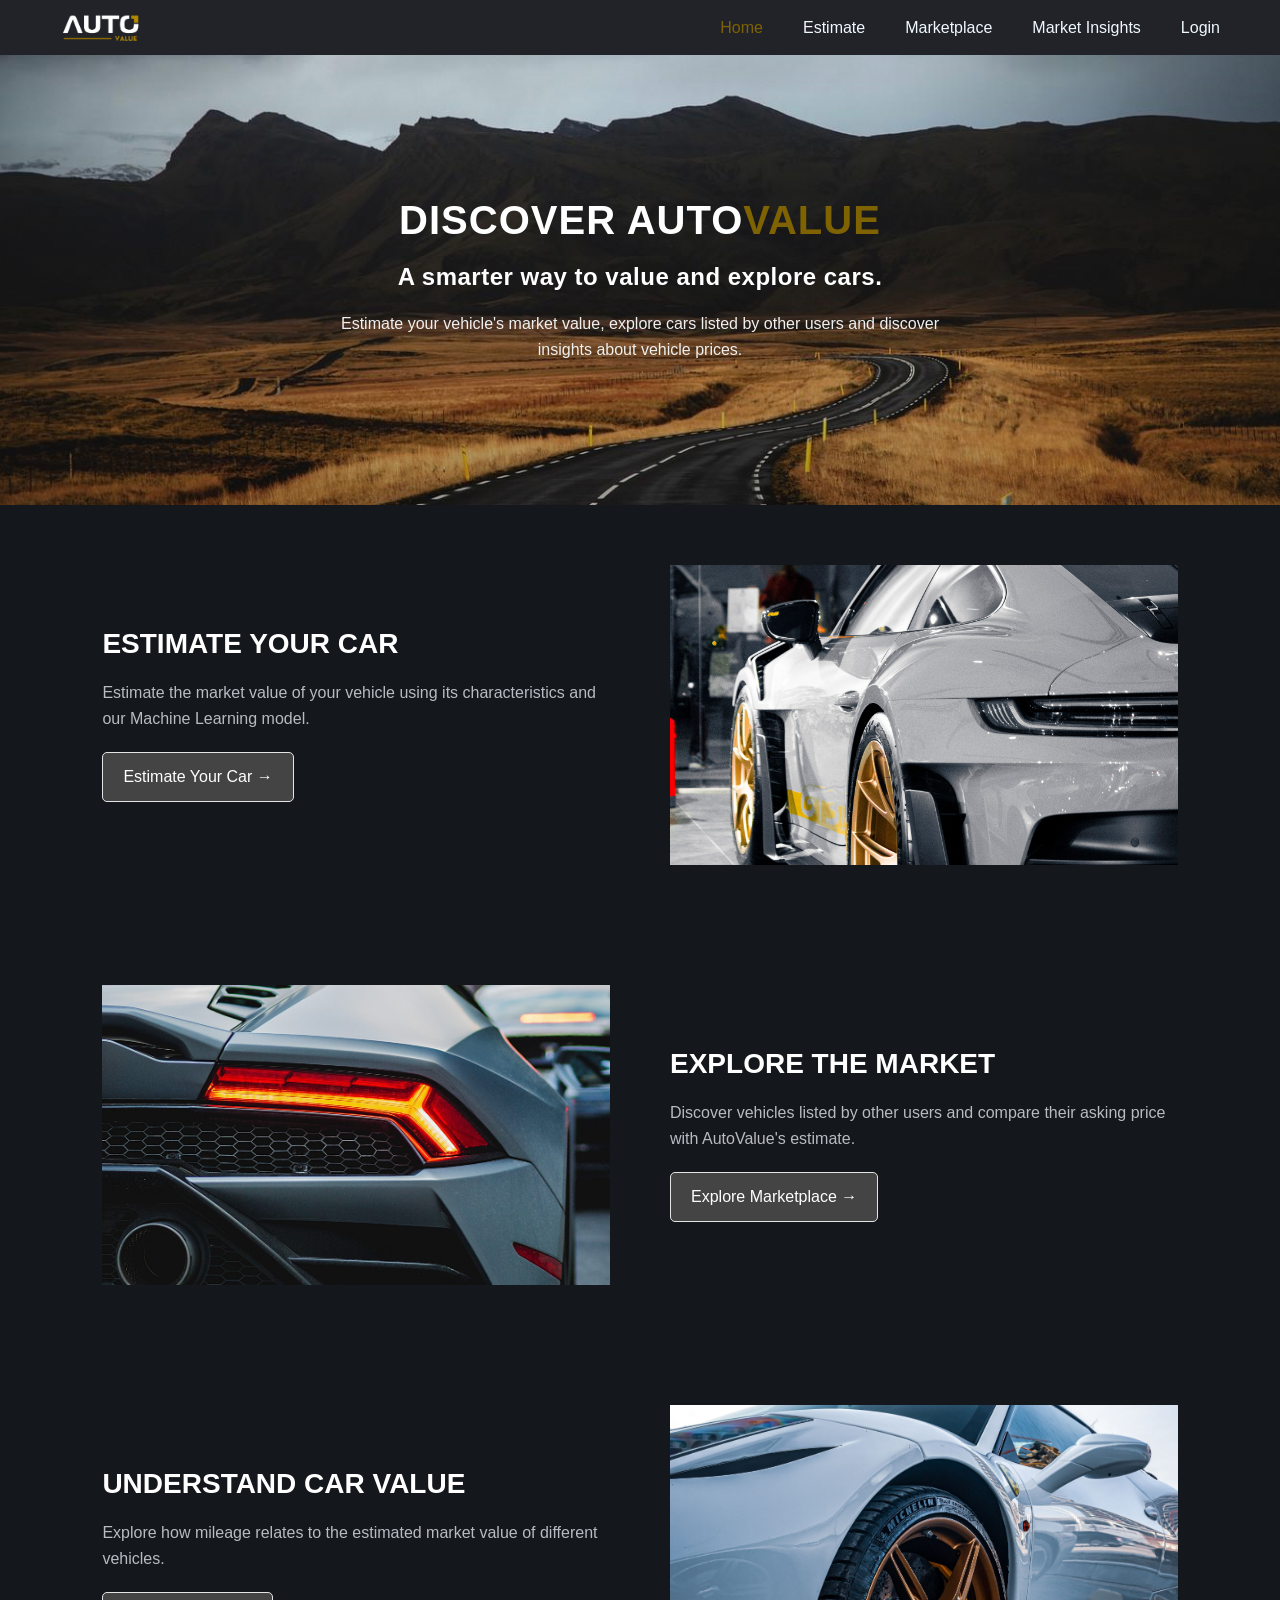
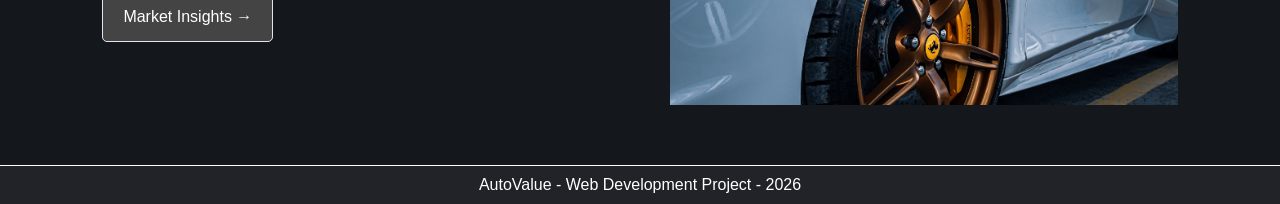
<file: index.html>
<!doctype html>
<html lang="en">
  <head>
    <meta charset="UTF-8" />
    <meta name="viewport" content="width=device-width, initial-scale=1.0" />
    <title>AutoValue | Car Price Prediction</title>
    <link rel="stylesheet" href="css/style.css" />
    <link rel="stylesheet" href="css/home.css" />
  </head>

  <body>
    <header>
      <nav>
        <a href="index.html" class="logo">
          <img src="images/logo.png" alt="AutoValue" />
        </a>

        <button
          class="menu-toggle"
          type="button"
          aria-label="Open menu"
          aria-expanded="false"
          aria-controls="navlinks"
        >
          ☰
        </button>

        <div class="navlinks" id="navlinks">
          <a href="index.html" class="active">Home</a>
          <a href="estimate.html">Estimate</a>
          <a href="marketplace.html">Marketplace</a>
          <a href="market-insights.html">Market Insights</a>
          <a href="login.html">Login</a>
        </div>
      </nav>
    </header>

    <main class="home-main">
      <section class="hero">
        <div class="hero-content">
          <h1>DISCOVER AUTO<span class="gold-text">VALUE</span></h1>
          <h2>A smarter way to value and explore cars.</h2>
          <p>
            Estimate your vehicle's market value, explore cars listed by other
            users and discover insights about vehicle prices.
          </p>
        </div>
      </section>

      <section class="feature">
        <div class="feature-content">
          <h2>ESTIMATE YOUR CAR</h2>
          <p>
            Estimate the market value of your vehicle using its characteristics
            and our Machine Learning model.
          </p>
          <a href="estimate.html" class="cta">Estimate Your Car →</a>
        </div>

        <div class="feature-image">
          <img src="images/card-9.jpg" alt="Car valuation" />
        </div>
      </section>

      <section class="feature reverse">
        <div class="feature-content">
          <h2>EXPLORE THE MARKET</h2>
          <p>
            Discover vehicles listed by other users and compare their asking
            price with AutoValue's estimate.
          </p>
          <a href="marketplace.html" class="cta">Explore Marketplace →</a>
        </div>

        <div class="feature-image">
          <img src="images/card-8.jpg" alt="Used cars marketplace" />
        </div>
      </section>

      <section class="feature">
        <div class="feature-content">
          <h2>UNDERSTAND CAR VALUE</h2>
          <p>
            Explore how mileage relates to the estimated market value of
            different vehicles.
          </p>
          <a href="market-insights.html" class="cta">Market Insights →</a>
        </div>

        <div class="feature-image">
          <img src="images/card-7.jpg" alt="Vehicle market insights" />
        </div>
      </section>
    </main>

    <footer>
      <p>AutoValue - Web Development Project - 2026</p>
    </footer>
    <script src="javascript/navbar.js"></script>
  </body>
</html>
</file>
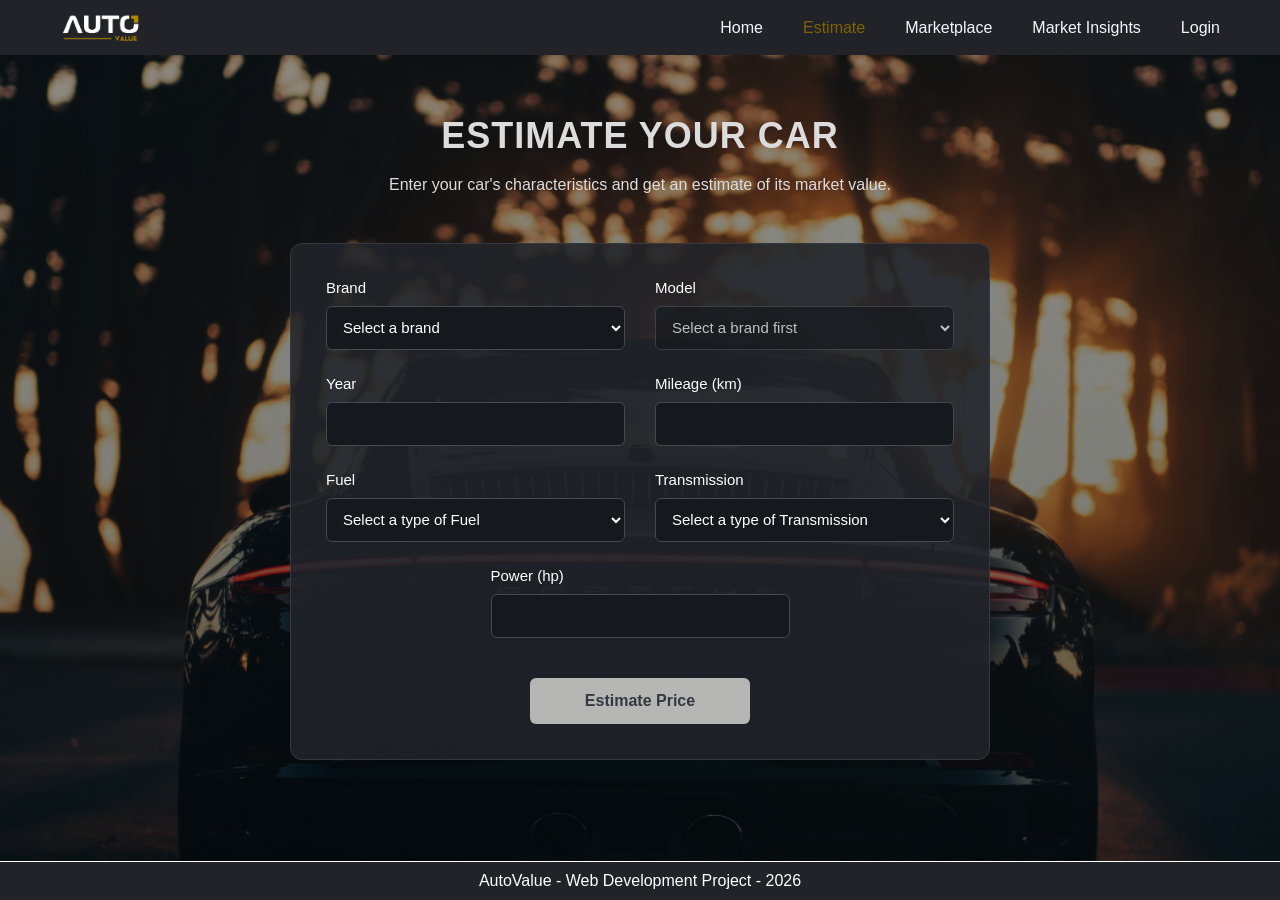
<file: estimate.html>
<!doctype html>
<html lang="en">
  <head>
    <meta charset="UTF-8" />
    <meta name="viewport" content="width=device-width, initial-scale=1.0" />
    <title>Estimate Your Car | AutoValue</title>
    <link rel="stylesheet" href="css/style.css" />
    <link rel="stylesheet" href="css/estimate.css" />
  </head>

  <body>
    <header>
      <nav>
        <a href="index.html" class="logo">
          <img src="images/logo.png" alt="AutoValue" />
        </a>

        <button
          class="menu-toggle"
          type="button"
          aria-label="Open menu"
          aria-expanded="false"
          aria-controls="navlinks"
        >
          ☰
        </button>

        <div class="navlinks" id="navlinks">
          <a href="index.html">Home</a>
          <a href="estimate.html" class="active">Estimate</a>
          <a href="marketplace.html">Marketplace</a>
          <a href="market-insights.html">Market Insights</a>
          <a href="login.html">Login</a>
        </div>
      </nav>
    </header>

    <main>
      <section class="estimate">
        <h1>ESTIMATE YOUR CAR</h1>
        <p>
          Enter your car's characteristics and get an estimate of its market
          value.
        </p>
        <form id="estimate-form">
          <!-- Brand -->
          <div class="form-group">
            <label for="brand">Brand</label>

            <select id="brand" name="brand" required>
              <option value="" disabled selected>Select a brand</option>
            </select>
          </div>

          <!-- Model -->
          <div class="form-group">
            <label for="model">Model</label>

            <select id="model" name="model" required disabled>
              <option value="" disabled selected>Select a brand first</option>
            </select>
          </div>

          <!-- Year -->
          <div class="form-group">
            <label for="year">Year</label>

            <input
              type="number"
              id="year"
              name="year"
              min="1967"
              max="2026"
              required
            />
          </div>

          <!-- Mileage -->
          <div class="form-group">
            <label for="mileage">Mileage (km)</label>

            <input
              type="number"
              id="mileage"
              name="mileage"
              min="0"
              max="1000000"
              required
            />
          </div>

          <!-- Fuel -->
          <div class="form-group">
            <label for="fuel">Fuel</label>

            <select id="fuel" name="fuel" required>
              <option value="" disabled selected>Select a type of Fuel</option>
              <option value="Gasoline">Gasoline</option>
              <option value="Diesel">Diesel</option>
              <option value="Hybrid">Hybrid</option>
              <option value="Electric">Electric</option>
            </select>
          </div>

          <!-- Transmission -->
          <div class="form-group">
            <label for="transmission">Transmission</label>

            <select id="transmission" name="transmission" required>
              <option value="" disabled selected>
                Select a type of Transmission
              </option>
              <option value="Manual">Manual</option>
              <option value="Automatic">Automatic</option>
            </select>
          </div>

          <!-- Power -->
          <div class="form-group power-group">
            <label for="power">Power (hp)</label>
            <input
              type="number"
              id="power"
              name="power"
              min="5"
              max="1050"
              required
            />
          </div>

          <button type="submit" class="estimate-button">Estimate Price</button>
        </form>

        <div id="result" class="result">
          <h2>ESTIMATED VALUE</h2>
          <p id="estimated-price"></p>
          <h3 id="result-car">BMW 3 Series</h3>
          <p id="result-details">2020 • 75,000 km • Diesel • Automatic</p>

          <div class="results-actions">
            <button type="button" id="new-estimate">New Estimate</button>
            <button type="button" id="save-estimate">Save Estimate</button>
          </div>
        </div>
      </section>
    </main>

    <footer>
      <p>AutoValue - Web Development Project - 2026</p>
    </footer>

    <script src="javascript/estimate.js"></script>
    <script src="javascript/navbar.js"></script>
  </body>
</html>
</file>
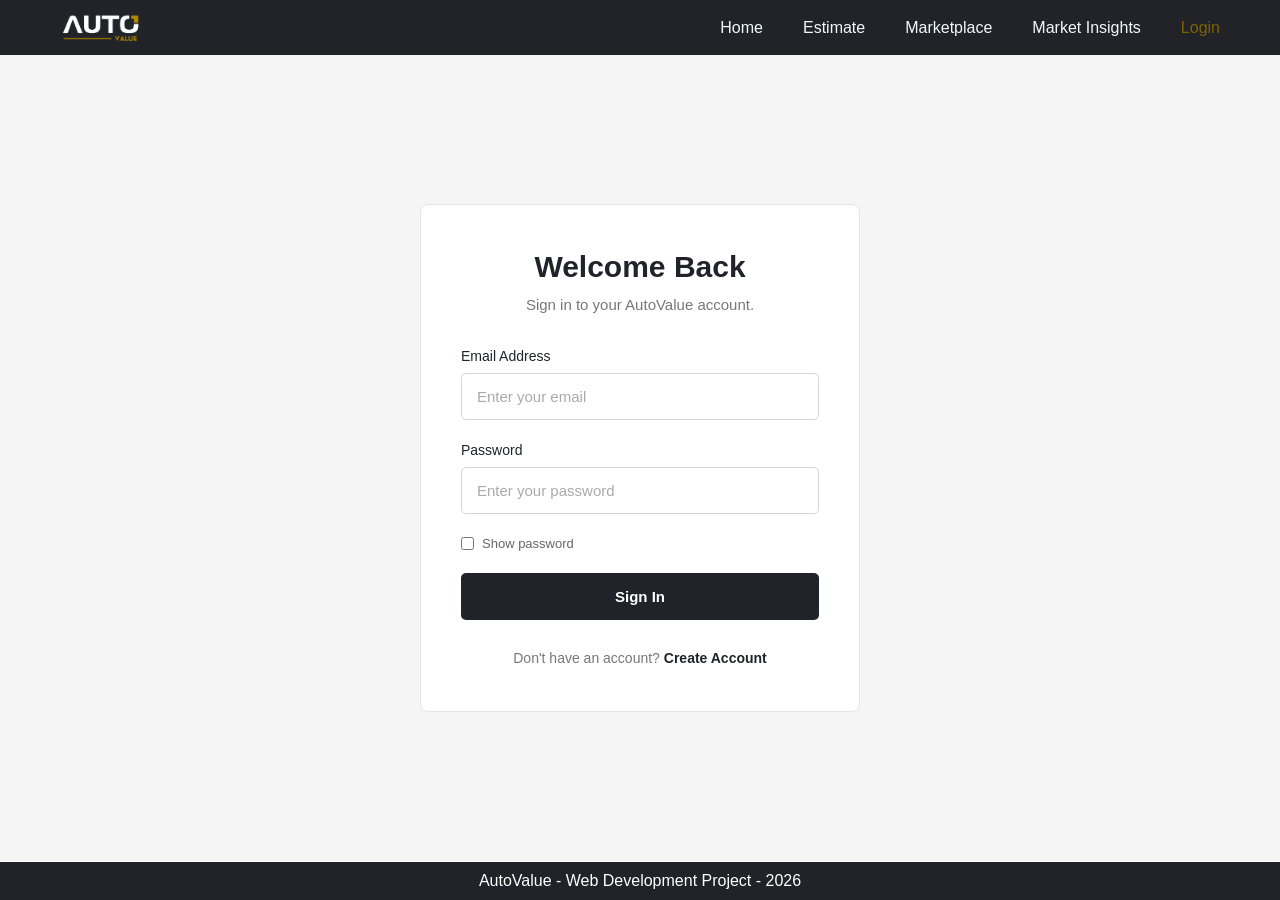
<file: login.html>
<!doctype html>
<html lang="en">
  <head>
    <meta charset="UTF-8" />
    <meta name="viewport" content="width=device-width, initial-scale=1.0" />

    <title>Login | AutoValue</title>

    <link rel="stylesheet" href="css/style.css" />
    <link rel="stylesheet" href="css/login.css" />
  </head>

  <body>
    <header>
      <nav>
        <a href="index.html" class="logo">
          <img src="images/logo.png" alt="AutoValue" />
        </a>

        <button
          class="menu-toggle"
          type="button"
          aria-label="Open menu"
          aria-expanded="false"
          aria-controls="navlinks"
        >
          ☰
        </button>

        <div class="navlinks" id="navlinks">
          <a href="index.html">Home</a>
          <a href="estimate.html">Estimate</a>
          <a href="marketplace.html">Marketplace</a>
          <a href="market-insights.html">Market Insights</a>
          <a href="login.html" class="active" id="auth-nav-link">Login</a>
        </div>
      </nav>
    </header>

    <main class="login-page">
      <section class="login-container">
        <div class="login-header">
          <h1>Welcome Back</h1>
          <p>Sign in to your AutoValue account.</p>
        </div>

        <form id="login-form">
          <div class="form-group">
            <label for="email">Email Address</label>
            <input
              type="email"
              id="email"
              name="email"
              placeholder="Enter your email"
              autocomplete="email"
              required
            />
          </div>

          <div class="form-group">
            <label for="password">Password</label>
            <input
              type="password"
              id="password"
              name="password"
              placeholder="Enter your password"
              autocomplete="current-password"
              required
            />
          </div>

          <div class="password-options">
            <label class="show-password">
              <input type="checkbox" id="show-password" />
              Show password
            </label>
          </div>

          <p
            id="login-message"
            class="login-message"
            role="status"
            aria-live="polite"
          ></p>

          <button type="submit" class="login-button">Sign In</button>
        </form>

        <div class="login-footer">
          <p>
            Don't have an account?
            <a href="register.html">Create Account</a>
          </p>
        </div>
      </section>
    </main>

    <footer>
      <p>AutoValue - Web Development Project - 2026</p>
    </footer>

    <script src="javascript/navbar.js"></script>
    <script src="javascript/login.js"></script>
  </body>
</html>
</file>
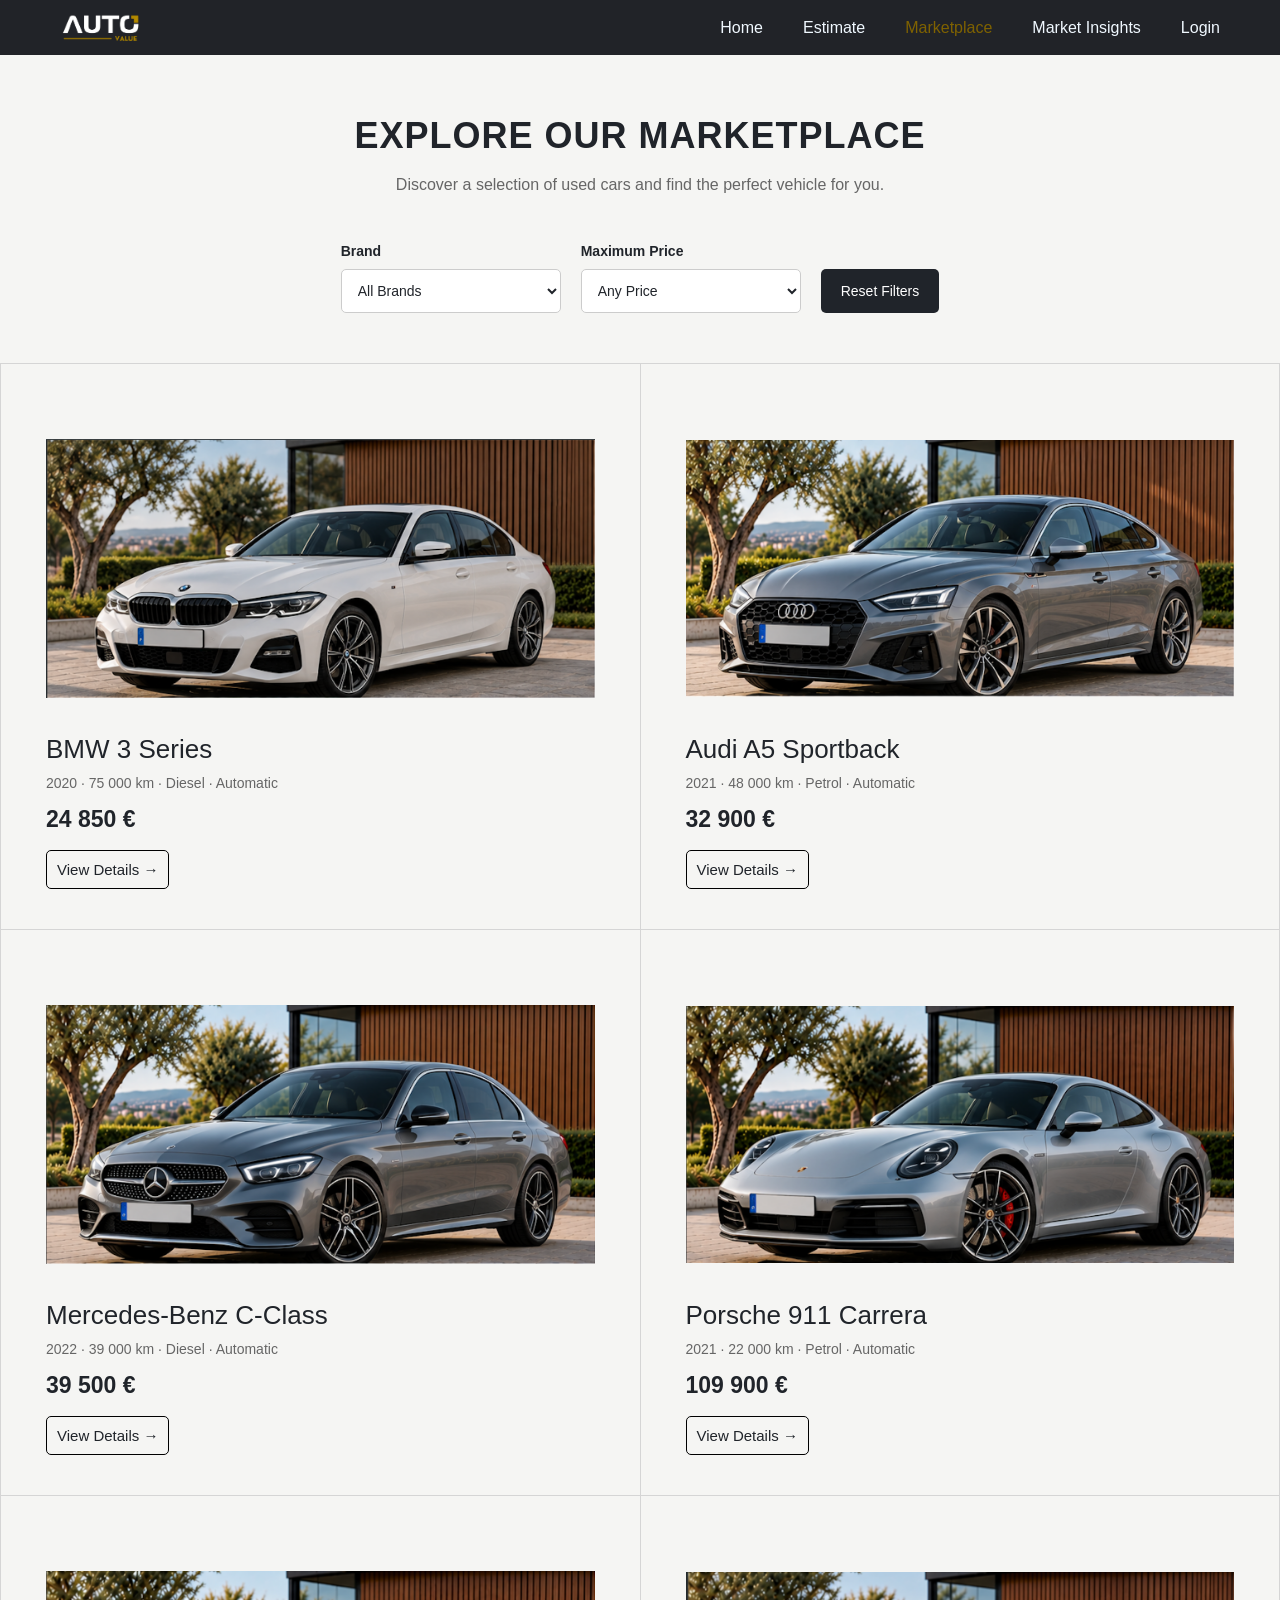
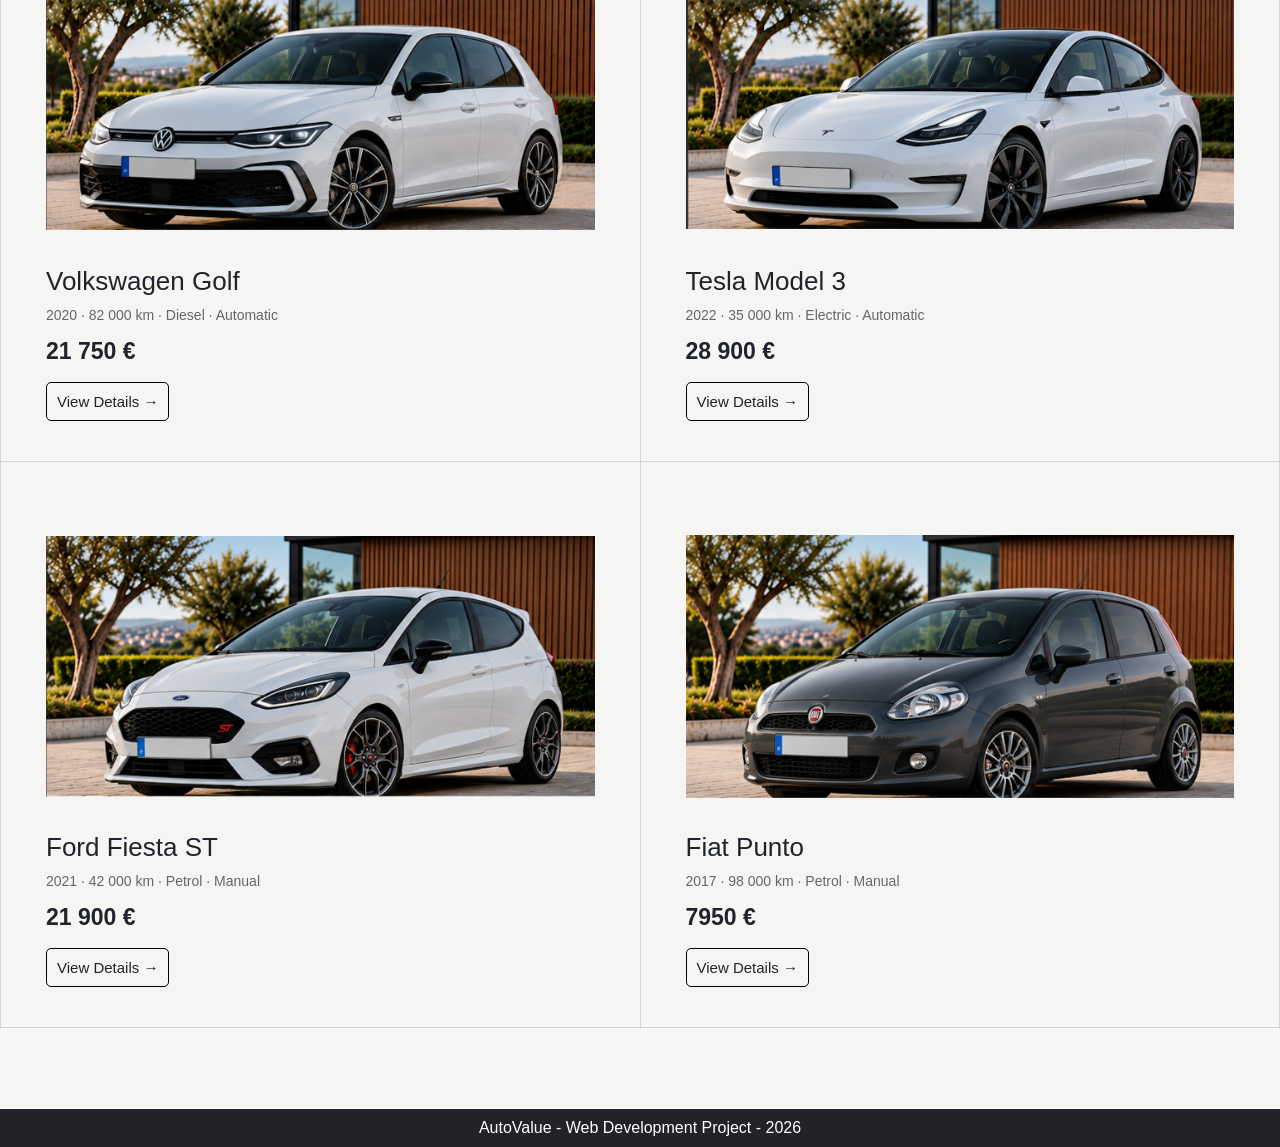
<file: marketplace.html>
<!doctype html>
<html lang="en">
  <head>
    <meta charset="UTF-8" />
    <meta name="viewport" content="width=device-width, initial-scale=1.0" />

    <title>Marketplace | AutoValue</title>

    <link rel="stylesheet" href="css/style.css" />
    <link rel="stylesheet" href="css/marketplace.css" />
  </head>

  <body>
    <header>
      <nav>
        <a href="index.html" class="logo">
          <img src="images/logo.png" alt="AutoValue" />
        </a>

        <button
          class="menu-toggle"
          type="button"
          aria-label="Open menu"
          aria-expanded="false"
          aria-controls="navlinks"
        >
          ☰
        </button>

        <div class="navlinks" id="navlinks">
          <a href="index.html">Home</a>
          <a href="estimate.html">Estimate</a>
          <a href="marketplace.html" class="active">Marketplace</a>
          <a href="market-insights.html">Market Insights</a>
          <a href="login.html">Login</a>
        </div>
      </nav>
    </header>

    <main>
      <section class="marketplace">
        <div class="marketplace-header">
          <h1>EXPLORE OUR MARKETPLACE</h1>
          <p>
            Discover a selection of used cars and find the perfect vehicle for
            you.
          </p>
        </div>

        <div class="marketplace-filters">
          <div class="filter-group">
            <label for="filter-brand">Brand</label>

            <select id="filter-brand">
              <option value="">All Brands</option>
            </select>
          </div>

          <div class="filter-group">
            <label for="filter-price">Maximum Price</label>

            <select id="filter-price">
              <option value="">Any Price</option>
              <option value="20000">Up to €20,000</option>
              <option value="30000">Up to €30,000</option>
              <option value="50000">Up to €50,000</option>
              <option value="100000">Up to €100,000</option>
            </select>
          </div>

          <button type="button" id="reset-filters">Reset Filters</button>
        </div>

        <div id="car-listings" class="car-listings">
          <!-- Car cards will be generated by JavaScript -->
        </div>

        <p id="no-results" hidden>No vehicles found matching your filters.</p>
      </section>
    </main>

    <footer>
      <p>AutoValue - Web Development Project - 2026</p>
    </footer>

    <script src="javascript/navbar.js"></script>
    <script src="javascript/marketplace.js"></script>
  </body>
</html>
</file>
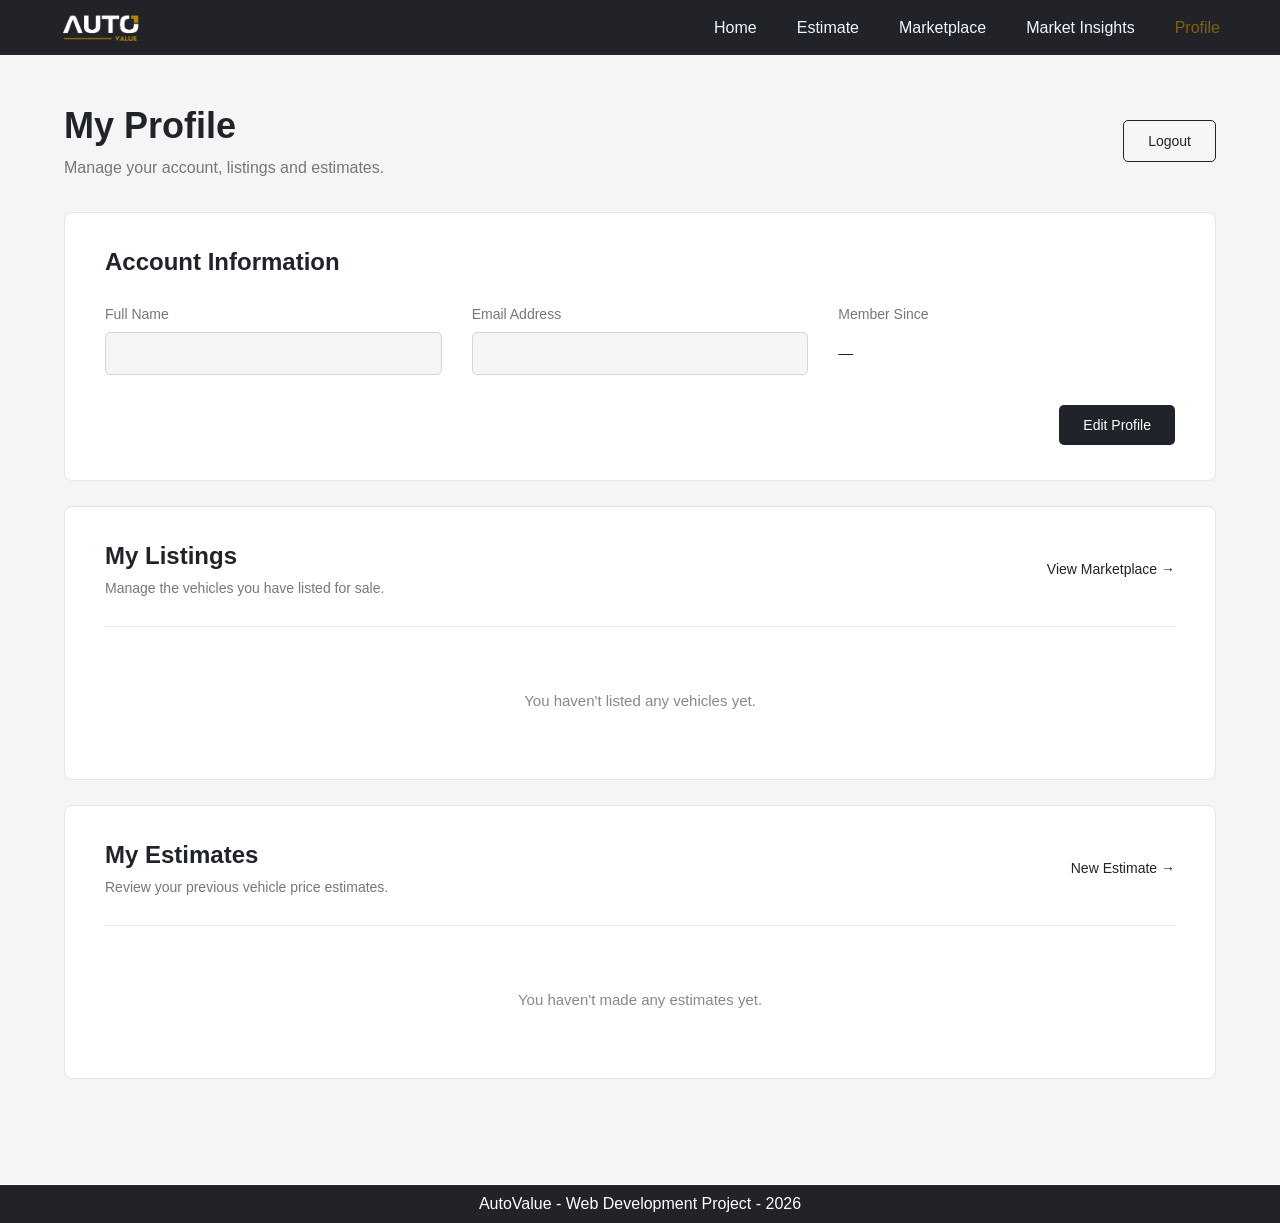
<file: profile.html>
<!doctype html>
<html lang="en">
  <head>
    <meta charset="UTF-8" />
    <meta name="viewport" content="width=device-width, initial-scale=1.0" />

    <title>My Profile | AutoValue</title>

    <link rel="stylesheet" href="css/style.css" />
    <link rel="stylesheet" href="css/profile.css" />
  </head>

  <body>
    <header>
      <nav>
        <a href="index.html" class="logo">
          <img src="images/logo.png" alt="AutoValue" />
        </a>

        <button
          class="menu-toggle"
          type="button"
          aria-label="Open menu"
          aria-expanded="false"
          aria-controls="navlinks"
        >
          ☰
        </button>

        <div class="navlinks" id="navlinks">
          <a href="index.html">Home</a>
          <a href="estimate.html">Estimate</a>
          <a href="marketplace.html">Marketplace</a>
          <a href="market-insights.html">Market Insights</a>
          <a href="profile.html" class="active" id="auth-nav-link"> Profile </a>
        </div>
      </nav>
    </header>

    <main class="profile-page">
      <div class="profile-container">
        <!-- PROFILE HEADER -->

        <section class="profile-header">
          <div>
            <h1>My Profile</h1>
            <p>Manage your account, listings and estimates.</p>
          </div>

          <button type="button" id="logout-button">Logout</button>
        </section>

        <section class="profile-section">
          <div class="section-header">
            <h2>Account Information</h2>
          </div>

          <form id="profile-form">
            <div class="account-grid">
              <div class="account-field">
                <label for="profile-name">Full Name</label>
                <input
                  type="text"
                  id="profile-name"
                  name="name"
                  autocomplete="name"
                  minlength="2"
                  maxlength="100"
                  required
                  disabled
                />
              </div>

              <div class="account-field">
                <label for="profile-email">Email Address</label>
                <input
                  type="email"
                  id="profile-email"
                  name="email"
                  autocomplete="email"
                  required
                  disabled
                />
              </div>

              <div class="account-field">
                <span>Member Since</span>
                <p id="profile-created">—</p>
              </div>
            </div>

            <p
              id="profile-message"
              class="profile-message"
              role="status"
              aria-live="polite"
            ></p>

            <div class="profile-actions">
              <button type="button" id="edit-profile">Edit Profile</button>

              <div id="edit-actions" hidden>
                <button type="button" id="cancel-edit">Cancel</button>

                <button type="submit" id="save-profile">Save Changes</button>
              </div>
            </div>
          </form>
        </section>

        <section class="profile-section">
          <div class="section-header">
            <div>
              <h2>My Listings</h2>
              <p>Manage the vehicles you have listed for sale.</p>
            </div>

            <a href="marketplace.html" class="section-link">
              View Marketplace →
            </a>
          </div>

          <div id="profile-listings" class="profile-listings">
            <p class="empty-message">You haven't listed any vehicles yet.</p>
          </div>
        </section>

        <section class="profile-section">
          <div class="section-header">
            <div>
              <h2>My Estimates</h2>
              <p>Review your previous vehicle price estimates.</p>
            </div>

            <a href="estimate.html" class="section-link"> New Estimate → </a>
          </div>

          <div id="profile-estimates" class="profile-estimates">
            <p class="empty-message">You haven't made any estimates yet.</p>
          </div>
        </section>
      </div>
    </main>

    <footer>
      <p>AutoValue - Web Development Project - 2026</p>
    </footer>

    <script src="javascript/navbar.js"></script>
    <script src="javascript/profile.js"></script>
  </body>
</html>
</file>
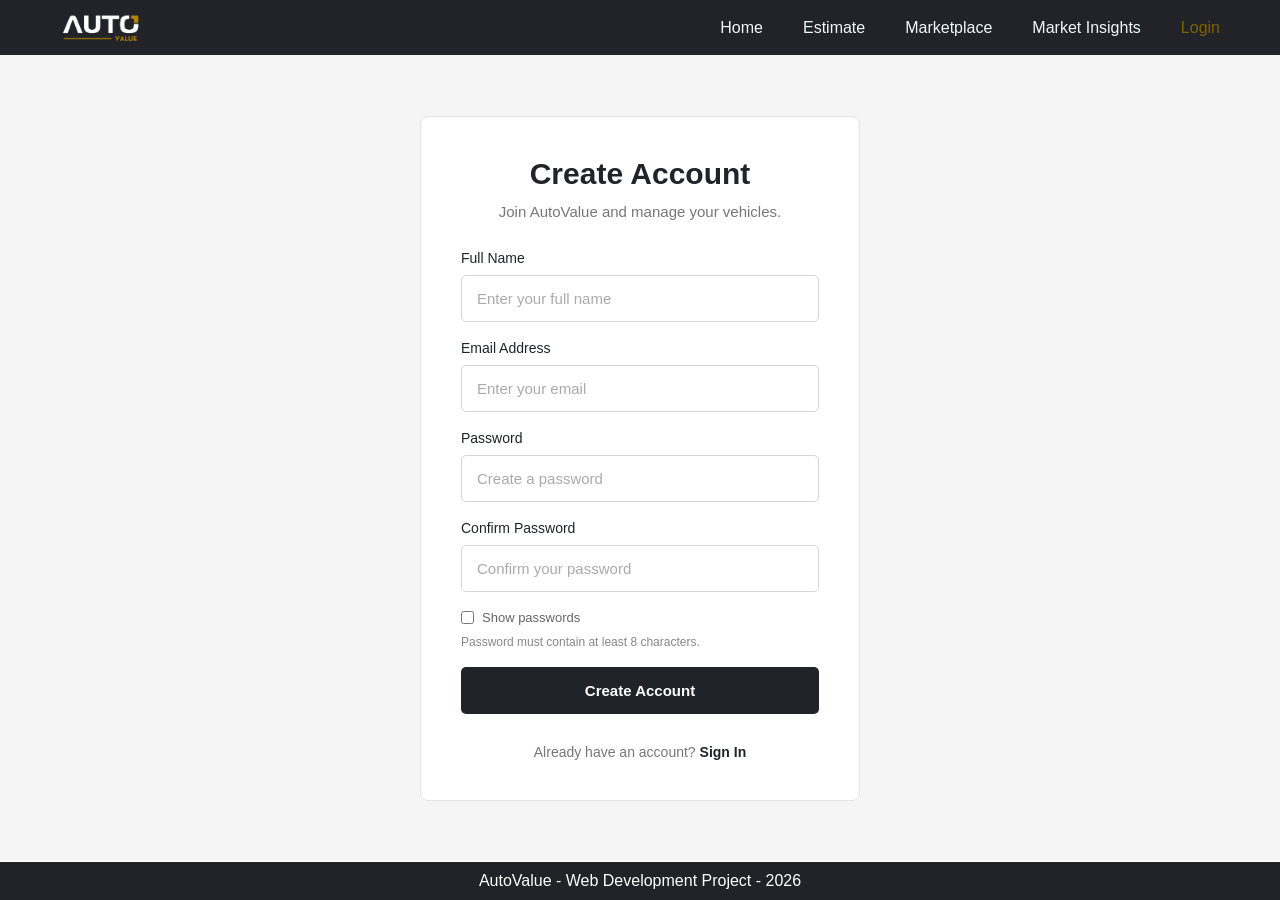
<file: register.html>
<!doctype html>
<html lang="en">
  <head>
    <meta charset="UTF-8" />
    <meta name="viewport" content="width=device-width, initial-scale=1.0" />

    <title>Register | AutoValue</title>

    <link rel="stylesheet" href="css/style.css" />
    <link rel="stylesheet" href="css/register.css" />
  </head>

  <body>
    <header>
      <nav>
        <a href="index.html" class="logo">
          <img src="images/logo.png" alt="AutoValue" />
        </a>

        <button
          class="menu-toggle"
          type="button"
          aria-label="Open menu"
          aria-expanded="false"
          aria-controls="navlinks"
        >
          ☰
        </button>

        <div class="navlinks" id="navlinks">
          <a href="index.html">Home</a>
          <a href="estimate.html">Estimate</a>
          <a href="marketplace.html">Marketplace</a>
          <a href="market-insights.html">Market Insights</a>
          <a href="login.html" class="active" id="auth-nav-link">Login</a>
        </div>
      </nav>
    </header>

    <main class="register-page">
      <section class="register-container">
        <div class="register-header">
          <h1>Create Account</h1>
          <p>Join AutoValue and manage your vehicles.</p>
        </div>

        <form id="register-form">
          <div class="form-group">
            <label for="full-name">Full Name</label>
            <input
              type="text"
              id="full-name"
              name="full_name"
              placeholder="Enter your full name"
              autocomplete="name"
              minlength="2"
              maxlength="100"
              required
            />
          </div>

          <div class="form-group">
            <label for="email">Email Address</label>
            <input
              type="email"
              id="email"
              name="email"
              placeholder="Enter your email"
              autocomplete="email"
              required
            />
          </div>

          <div class="form-group">
            <label for="password">Password</label>
            <input
              type="password"
              id="password"
              name="password"
              placeholder="Create a password"
              autocomplete="new-password"
              minlength="8"
              required
            />
          </div>

          <div class="form-group">
            <label for="confirm-password">Confirm Password</label>
            <input
              type="password"
              id="confirm-password"
              name="confirm_password"
              placeholder="Confirm your password"
              autocomplete="new-password"
              minlength="8"
              required
            />
          </div>

          <div class="password-options">
            <label class="show-password">
              <input type="checkbox" id="show-password" />
              Show passwords
            </label>
          </div>

          <p class="password-hint">
            Password must contain at least 8 characters.
          </p>

          <p
            id="register-message"
            class="register-message"
            role="status"
            aria-live="polite"
          ></p>

          <button type="submit" class="register-button">Create Account</button>
        </form>

        <div class="register-footer">
          <p>
            Already have an account?
            <a href="login.html">Sign In</a>
          </p>
        </div>
      </section>
    </main>

    <footer>
      <p>AutoValue - Web Development Project - 2026</p>
    </footer>

    <script src="javascript/navbar.js"></script>
    <script src="javascript/register.js"></script>
  </body>
</html>
</file>
<file: css/style.css>
/* GENERAL */

* {
  box-sizing: border-box;
}

body {
  min-height: 100vh;
  display: flex;
  flex-direction: column;
  background-color: #111318ed;
  font-family: Arial, sans-serif;
  margin: 0;
}

main {
  flex: 1;
  display: flex;
  flex-direction: column;
}

/* NAVBAR */

nav {
  display: flex;
  justify-content: space-between;
  align-items: center;
  padding-left: 50px;
  padding-right: 50px;
}

.navlinks {
  display: flex;
  column-gap: 20px;
}

.navlinks .active {
  color: #7f6201;
}

.navlinks a.active:hover {
  color: #ffffff;
}

nav a {
  text-decoration: none;
  color: aliceblue;
  padding: 10px;
  border-radius: 5px;
  transition: background-color 0.3s;
}

nav a:hover {
  background-color: #818080;
}

nav .logo:hover {
  background-color: transparent;
}

.logo img {
  height: 35px;
  width: auto;
  display: block;
}

/* BUTTONS */

.cta {
  text-decoration: none;
  color: #fffefe;
  padding: 15px 20px;
  border: 1px solid #e4e4e4;
  background-color: #444444;
  border-radius: 5px;
}

.cta:hover {
  background-color: #c9c9c9;
  color: #765a2f;
}

/* FOOTER */

footer {
  text-align: center;
  border-top: 1px solid white;
  padding: 10px;

  color: white;
}

footer p {
  margin: 0;
}

/* HAMBURGER MENU */

.menu-toggle {
  display: none;
  background: none;
  border: none;
  color: white;
  font-size: 28px;
  cursor: pointer;
}

/* RESPONSIVE NAVBAR */

@media (max-width: 768px) {
  nav {
    height: 55px;
    padding: 0 20px;
    position: relative;
  }

  .menu-toggle {
    display: block;
    font-size: 24px;
    padding: 0;
  }

  .logo img {
    height: 30px;
  }

  .navlinks {
    display: none;
    position: absolute;
    top: 100%;
    left: 0;
    right: 0;

    flex-direction: column;
    align-items: flex-start;
    gap: 10px;
    padding: 20px;

    background-color: #1e2022;
    z-index: 100;
  }

  .navlinks.open {
    display: flex;
  }

  .navlinks a {
    width: fit-content;
    min-width: 20%;
    white-space: nowrap;
  }
}
</file>
<file: css/home.css>
.home-main {
  background-color: #14171b;
  background-size: cover;
}

.hero {
  display: flex;
  justify-content: center;
  align-items: center;

  min-height: 450px;
  padding: 80px 20px;

  background-image:
    linear-gradient(rgba(0, 0, 0, 0), rgba(0, 0, 0, 0.35)),
    url("../images/hero-6.jpg");
  background-size: cover;
  background-position: center;
  background-repeat: no-repeat;
}

.hero-content {
  display: flex;
  flex-direction: column;
  align-items: center;
  text-align: center;
  gap: 20px;
  color: white;
  max-width: 800px;
}

.hero-content h1 {
  font-size: 40px;
  margin: 0;
  letter-spacing: 1px;
}

.gold-text {
  color: #7f6201;
}

.hero-content h2 {
  font-size: 24px;
  margin: 0;
  letter-spacing: 0.5px;
}

.hero-content p {
  max-width: 600px;
  color: #f0f0f0;
  line-height: 1.6;
  margin: 0;
}

.feature {
  display: flex;
  align-items: center;
  gap: 60px;
  padding: 60px 8%;
}

.feature-content {
  flex: 1;
  display: flex;
  flex-direction: column;
  align-items: flex-start;
  gap: 20px;
  color: white;
}

.feature-content h2 {
  font-size: 28px;
  margin: 0;
}

.feature-content p {
  color: #b8bbc2;
  line-height: 1.6;
  margin: 0;
}

.feature-image {
  flex: 1;
  min-width: 0;
}

.feature-image img {
  display: block;
  width: 100%;
  height: 300px;
  object-fit: cover;
}

.feature.reverse {
  flex-direction: row-reverse;
}

/* RESPONSIVE DESIGN */

@media (max-width: 768px) {
  .hero {
    padding: 60px 20px;
  }

  .hero-content h1 {
    font-size: 30px;
  }

  .hero-content h2 {
    font-size: 20px;
  }

  .feature,
  .feature.reverse {
    flex-direction: column;
    gap: 30px;
    padding: 40px 6%;
  }

  .feature-content {
    align-items: center;
    text-align: center;
  }

  .feature-content h2 {
    font-size: 24px;
  }

  .feature-image {
    width: 100%;
  }

  .feature-image img {
    height: 220px;
  }
}
</file>
<file: css/estimate.css>
/* ESTIMATE PAGE */

.estimate {
  flex: 1;
  display: flex;
  flex-direction: column;
  align-items: center;

  padding: 60px 20px 80px;

  background-image:
    linear-gradient(rgba(0, 0, 0, 0.45), rgba(0, 0, 0, 0.55)),
    url("../images/card-1.jpeg");

  background-size: cover;
  background-position: center;
  background-repeat: no-repeat;
}

.estimate h1 {
  color: rgb(220, 220, 220);
  font-size: 36px;
  margin: 0 0 15px;
  text-align: center;
  letter-spacing: 1px;
}

.estimate > p {
  color: rgb(220, 220, 220);
  line-height: 1.6;
  text-align: center;
  margin: 0 0 45px;
}

/* FORM */

#estimate-form {
  display: grid;
  grid-template-columns: repeat(2, minmax(0, 1fr));
  gap: 25px 30px;

  width: 100%;
  max-width: 700px;
  padding: 35px;

  box-sizing: border-box;

  background-color: rgba(32, 36, 42, 0.88);
  border: 1px solid #343941;
  border-radius: 12px;
}

.form-group label {
  display: block;
  color: white;
  font-size: 15px;
  margin-bottom: 10px;
}

.form-group input,
.form-group select {
  width: 100%;
  height: 44px;
  padding: 10px 12px;

  box-sizing: border-box;

  background-color: #15191e;
  color: white;
  color-scheme: dark;

  border: 1px solid #454a52;
  border-radius: 6px;

  font-size: 15px;
}

.form-group input:focus,
.form-group select:focus {
  outline: none;
  border-color: #c69a45;
}

.power-group {
  grid-column: 1 / -1;
  width: calc((100% - 30px) / 2);
  justify-self: center;
}

/* SUBMIT BUTTON */

.estimate-button {
  grid-column: 1 / -1;
  justify-self: center;

  width: 220px;
  padding: 14px 20px;
  margin-top: 15px;

  color: #343941;
  background-color: #b6b6b5;

  border: none;
  border-radius: 6px;

  font-size: 16px;
  font-weight: bold;

  cursor: pointer;
  transition: background-color 0.3s;
}

.estimate-button:hover {
  background-color: #ffc053;
}

/* ESTIMATION RESULT */

.result {
  display: none;

  width: 100%;
  max-width: 700px;
  margin-top: 35px;
  padding: 35px 40px;

  box-sizing: border-box;

  background-color: rgba(32, 36, 42, 0.78);
  border: 1px solid #343941;
  border-radius: 12px;

  text-align: center;
  color: white;
}

.result h2 {
  margin: 0;
  font-size: 24px;
  font-weight: normal;
  letter-spacing: 2px;
}

#estimated-price {
  font-size: 42px;
  font-weight: bold;
  color: #d9ad5d;
  margin: 25px 0;
}

#result-car {
  font-size: 22px;
  margin: 0 0 12px;
}

#result-details {
  margin: 0 0 30px;
  color: #b8bbc2;
  font-size: 15px;
}

.results-actions {
  display: flex;
  justify-content: center;
  gap: 15px;
}

.results-actions button {
  flex: 1;
  max-width: 220px;
  padding: 12px 15px;

  box-sizing: border-box;

  color: white;
  background-color: #313131;

  border: 1px solid #454a52;
  border-radius: 6px;

  font-size: 17px;
  text-decoration: none;

  cursor: pointer;

  display: flex;
  justify-content: center;
  align-items: center;

  transition: background-color 0.3s;
}

.results-actions button:hover {
  background-color: #454a52;
  border-color: #c69a45;
}

/* HIDE NUMBER INPUT ARROWS */

input[type="number"]::-webkit-inner-spin-button,
input[type="number"]::-webkit-outer-spin-button {
  -webkit-appearance: none;
  margin: 0;
}

input[type="number"] {
  -moz-appearance: textfield;
  appearance: textfield;
}

/* RESPONSIVE */

@media (max-width: 768px) {
  .estimate {
    padding: 45px 85px 60px;
  }

  .estimate h1 {
    font-size: 28px;
  }

  #estimate-form {
    grid-template-columns: 1fr;
    padding: 25px 20px;
    gap: 20px;
  }

  .power-group {
    grid-column: auto;
    width: 100%;
  }

  .estimate-button {
    grid-column: auto;
    width: 40%;
  }

  .result {
    padding: 30px 20px;
  }

  .results-actions {
    flex-direction: column;
    align-items: stretch;
  }

  .results-actions button {
    max-width: none;
  }
}
</file>
<file: css/login.css>
/* LOGIN PAGE */

.login-page {
  background-color: #f5f5f5;
  flex: 1;

  display: flex;
  justify-content: center;
  align-items: center;

  padding: 70px 20px;
}

/* LOGIN CONTAINER */

.login-container {
  background-color: #ffffff;
  width: 100%;
  max-width: 440px;

  padding: 45px 40px;
  border: 1px solid #e5e5e5;
  border-radius: 8px;

  box-sizing: border-box;
}

/* LOGIN HEADER */

.login-header {
  text-align: center;
  margin-bottom: 35px;
}

.login-header h1 {
  color: #20242a;
  font-size: 30px;
  font-weight: 600;
  margin: 0 0 12px;
}

.login-header p {
  color: #777;
  font-size: 15px;
  margin: 0;
}

/* LOGIN FORM */

#login-form {
  display: flex;
  flex-direction: column;
  gap: 22px;
}

.form-group {
  display: flex;
  flex-direction: column;
  gap: 9px;
}

.form-group label {
  color: #20242a;
  font-size: 14px;
  font-weight: 500;
}

.form-group input {
  width: 100%;
  padding: 14px 15px;

  border: 1px solid #d5d5d5;
  border-radius: 5px;

  background-color: #ffffff;
  color: #20242a;

  font-family: inherit;
  font-size: 15px;

  box-sizing: border-box;
  transition: border-color 0.3s;
}

.form-group input:focus {
  outline: none;
  border-color: #20242a;
}

.form-group input::placeholder {
  color: #aaa;
}

/* PASSWORD OPTIONS */

.password-options {
  display: flex;
  justify-content: flex-start;
}

.show-password {
  display: inline-flex;
  align-items: center;
  gap: 8px;

  color: #666;
  font-size: 13px;
  cursor: pointer;
}

.show-password input {
  margin: 0;
  accent-color: #20242a;
  cursor: pointer;
}

/* LOGIN MESSAGE */

.login-message {
  color: #b42318;
  font-size: 13px;
  margin: 0;
}

.login-message:empty {
  display: none;
}

/* SIGN IN BUTTON */

.login-button {
  width: 100%;
  padding: 15px 20px;

  background-color: #20242a;
  color: #ffffff;

  border: none;
  border-radius: 5px;

  font-family: inherit;
  font-size: 15px;
  font-weight: 600;

  cursor: pointer;
  transition: background-color 0.3s;
}

.login-button:hover {
  background-color: #383e46;
}

/* LOGIN FOOTER */

.login-footer {
  margin-top: 30px;
  text-align: center;
}

.login-footer p {
  color: #777;
  font-size: 14px;
  margin: 0;
}

.login-footer a {
  color: #20242a;
  font-weight: 600;
  text-decoration: none;
  transition: color 0.3s;
}

.login-footer a:hover {
  color: #c69a45;
}

/* RESPONSIVE DESIGN */

@media (max-width: 480px) {
  .login-page {
    padding: 40px 15px;
  }

  .login-container {
    padding: 35px 25px;
  }

  .login-header h1 {
    font-size: 26px;
  }

  .form-group input {
    padding: 13px;
  }
}
</file>
<file: css/marketplace.css>
/* MARKETPLACE PAGE */

.marketplace {
  flex: 1;
  width: 100%;
  padding: 60px 0 80px;

  box-sizing: border-box;

  background-color: #f5f5f3;
  color: #20242a;
}

/* PAGE INTRODUCTION */

.marketplace-header {
  text-align: center;
  padding: 0 20px;
  margin-bottom: 45px;
}

.marketplace-header h1 {
  font-size: 36px;
  margin: 0 0 15px;
  letter-spacing: 1px;
}

.marketplace-header p {
  font-size: 16px;
  color: #666;
  line-height: 1.6;
  margin: 0;
}

/* FILTERS */

.marketplace-filters {
  display: flex;
  justify-content: center;
  align-items: end;
  flex-wrap: wrap;
  gap: 20px;

  padding: 0 20px;
  margin-bottom: 50px;
}

.filter-group {
  display: flex;
  flex-direction: column;
  gap: 10px;
}

.filter-group label {
  font-size: 14px;
  font-weight: bold;
}

.filter-group select {
  width: 220px;
  height: 44px;
  padding: 10px 12px;

  box-sizing: border-box;

  background-color: white;
  color: #20242a;

  border: 1px solid #ccc;
  border-radius: 5px;

  font-size: 14px;
  cursor: pointer;
}

.filter-group select:focus {
  outline: none;
  border-color: #c69a45;
}

/* RESET FILTERS BUTTON */

#reset-filters {
  height: 44px;
  padding: 0 20px;

  background-color: #20242a;
  color: white;

  border: none;
  border-radius: 5px;

  font-size: 14px;
  cursor: pointer;

  transition: background-color 0.3s;
}

#reset-filters:hover {
  background-color: #907237;
}

/* CAR LISTINGS */

.car-listings {
  display: grid;
  grid-template-columns: repeat(2, minmax(0, 1fr));

  width: 100%;
  max-width: 1400px;
  margin: 0 auto;

  border-top: 1px solid #d5d5d5;
  border-left: 1px solid #d5d5d5;
}

/* CAR CARD */

.car-card {
  display: flex;
  flex-direction: column;

  padding: 40px 45px;

  box-sizing: border-box;

  background-color: #f5f5f3;

  border-right: 1px solid #d5d5d5;
  border-bottom: 1px solid #d5d5d5;
}

.car-card h2 {
  font-size: 26px;
  font-weight: 500;
  margin: 0 0 10px;
}

.car-details {
  font-size: 14px;
  color: #666;
  margin: 0 0 15px;
}

.car-price {
  font-size: 23px;
  font-weight: bold;
  margin: 0;
}

/* CAR IMAGE */

.car-image {
  width: 100%;
  height: 280px;

  object-fit: contain;
  display: block;

  margin: 25px 0;
}

/* VIEW DETAILS LINK */

.car-link {
  display: inline-flex;
  align-items: center;
  gap: 10px;
  align-self: flex-start;

  margin-top: 17px;
  padding: 10px;
  border-radius: 5px;

  color: #20242a;
  border: solid 1px black;
  font-size: 15px;
  font-weight: 500;
  text-decoration: none;
}

.car-link:hover {
  background-color: #666;
  color: #fcfcfc;
  cursor: pointer;
}

/* NO RESULTS */

#no-results {
  text-align: center;
  padding: 40px 20px;

  font-size: 16px;
  color: #666;
}

#no-results[hidden] {
  display: none;
}

/* RESPONSIVE */

@media (max-width: 768px) {
  .marketplace {
    padding: 45px 0 60px;
  }

  .marketplace-header h1 {
    font-size: 28px;
  }

  .marketplace-filters {
    flex-direction: column;
    align-items: stretch;

    padding: 0 20px;
    gap: 15px;
  }

  .filter-group select {
    width: 100%;
  }

  #reset-filters {
    width: 100%;
  }

  .car-listings {
    grid-template-columns: 1fr;
  }

  .car-card {
    padding: 30px 25px;
  }

  .car-card h2 {
    font-size: 23px;
  }

  .car-image {
    height: 230px;
  }
}

@media (min-width: 1600px) {
  .car-listings {
    grid-template-columns: repeat(3, minmax(0, 1fr));
    max-width: 1800px;
  }

  .car-card {
    padding: 35px 35px;
  }
}
</file>
<file: css/profile.css>
/* PROFILE PAGE */

.profile-page {
  background-color: #f5f5f5;
  flex: 1;
}

/* PROFILE CONTAINER */

.profile-container {
  max-width: 1200px;
  width: 90%;
  margin: 0 auto;
  padding: 50px 0 80px;
  box-sizing: border-box;
}

/* PROFILE HEADER */

.profile-header {
  display: flex;
  justify-content: space-between;
  align-items: center;
  gap: 30px;
  margin-bottom: 35px;
}

.profile-header h1 {
  color: #20242a;
  font-size: 36px;
  font-weight: 600;
  margin: 0 0 12px;
}

.profile-header p {
  color: #777;
  font-size: 16px;
  margin: 0;
}

/* LOGOUT BUTTON */

#logout-button {
  padding: 12px 24px;

  background-color: transparent;
  color: #20242a;

  border: 1px solid #20242a;
  border-radius: 5px;

  font-family: inherit;
  font-size: 14px;
  font-weight: 500;

  cursor: pointer;
  transition: all 0.3s;
}

#logout-button:hover {
  background-color: #20242a;
  color: #ffffff;
}

/* PROFILE SECTIONS */

.profile-section {
  background-color: #ffffff;
  border: 1px solid #e5e5e5;
  border-radius: 8px;

  padding: 35px 40px;
  margin-bottom: 25px;
}

/* SECTION HEADERS */

.section-header {
  display: flex;
  justify-content: space-between;
  align-items: center;
  gap: 25px;

  margin-bottom: 30px;
}

.section-header h2 {
  color: #20242a;
  font-size: 24px;
  font-weight: 600;
  margin: 0;
}

.section-header p {
  color: #777;
  font-size: 14px;
  margin: 10px 0 0;
}

/* ACCOUNT INFORMATION */

.account-grid {
  display: grid;
  grid-template-columns: repeat(3, minmax(0, 1fr));
  gap: 30px;
}

.account-field {
  display: flex;
  flex-direction: column;
  gap: 10px;
}

.account-field label,
.account-field span {
  color: #777;
  font-size: 14px;
}

.account-field input {
  width: 100%;
  padding: 12px 14px;

  background-color: #ffffff;
  color: #20242a;

  border: 1px solid #d5d5d5;
  border-radius: 5px;

  font-family: inherit;
  font-size: 15px;

  box-sizing: border-box;
  transition: border-color 0.3s;
}

.account-field input:focus {
  outline: none;
  border-color: #20242a;
}

.account-field input:disabled {
  background-color: #f5f5f5;
  color: #555;
  cursor: default;
}

.account-field p {
  color: #20242a;
  font-size: 15px;
  margin: 12px 0 0;
}

/* PROFILE MESSAGES */

.profile-message {
  color: #b42318;
  font-size: 13px;
  margin: 20px 0 0;
}

.profile-message:empty {
  display: none;
}

/* PROFILE ACTIONS */

.profile-actions {
  display: flex;
  justify-content: flex-end;
  margin-top: 30px;
}

#edit-actions {
  display: flex;
  gap: 12px;
}

#edit-actions[hidden] {
  display: none;
}

/* EDIT PROFILE BUTTON */

#edit-profile {
  padding: 12px 24px;

  background-color: #20242a;
  color: #ffffff;

  border: none;
  border-radius: 5px;

  font-family: inherit;
  font-size: 14px;
  font-weight: 500;

  cursor: pointer;
  transition: background-color 0.3s;
}

#edit-profile[hidden] {
  display: none;
}

#edit-profile:hover {
  background-color: #383e46;
}

/* CANCEL BUTTON */

#cancel-edit {
  padding: 12px 24px;

  background-color: transparent;
  color: #20242a;

  border: 1px solid #d5d5d5;
  border-radius: 5px;

  font-family: inherit;
  font-size: 14px;
  font-weight: 500;

  cursor: pointer;
  transition: background-color 0.3s;
}

#cancel-edit:hover {
  background-color: #f0f0f0;
}

/* SAVE CHANGES BUTTON */

#save-profile {
  padding: 12px 24px;

  background-color: #20242a;
  color: #ffffff;

  border: none;
  border-radius: 5px;

  font-family: inherit;
  font-size: 14px;
  font-weight: 500;

  cursor: pointer;
  transition: background-color 0.3s;
}

#save-profile:hover {
  background-color: #383e46;
}

/* SECTION LINKS */

.section-link {
  color: #20242a;
  font-size: 14px;
  font-weight: 500;
  text-decoration: none;
  white-space: nowrap;

  transition: color 0.3s;
}

.section-link:hover {
  color: #c69a45;
}

/* MY LISTINGS AND MY ESTIMATES */

.profile-listings,
.profile-estimates {
  border-top: 1px solid #e5e5e5;
  padding-top: 30px;
}

/* EMPTY STATE */

.empty-message {
  color: #888;
  font-size: 15px;
  text-align: center;

  padding: 35px 15px;
  margin: 0;
}

/* RESPONSIVE DESIGN */

@media (max-width: 768px) {
  .profile-container {
    width: 92%;
    padding: 35px 0 60px;
  }

  .profile-header h1 {
    font-size: 30px;
  }

  .profile-section {
    padding: 30px 25px;
  }

  .section-header h2 {
    font-size: 21px;
  }

  .account-grid {
    grid-template-columns: repeat(2, minmax(0, 1fr));
    gap: 25px;
  }
}

@media (max-width: 480px) {
  .profile-header {
    align-items: flex-start;
    gap: 20px;
  }

  .profile-header h1 {
    font-size: 26px;
  }

  .profile-header p {
    font-size: 14px;
  }

  #logout-button {
    padding: 10px 15px;
  }

  .profile-section {
    padding: 25px 20px;
  }

  .section-header {
    flex-direction: column;
    align-items: flex-start;
    gap: 15px;
  }

  .account-grid {
    grid-template-columns: 1fr;
    gap: 20px;
  }

  .profile-actions {
    justify-content: stretch;
  }

  #edit-profile,
  #edit-actions {
    width: 100%;
  }

  #edit-actions button {
    flex: 1;
  }
}
</file>
<file: css/register.css>
/* REGISTER PAGE */

.register-page {
  background-color: #f5f5f5;
  flex: 1;

  display: flex;
  justify-content: center;
  align-items: center;

  padding: 60px 20px;
}

/* REGISTER CONTAINER */

.register-container {
  background-color: #ffffff;
  width: 100%;
  max-width: 440px;

  padding: 40px;
  border: 1px solid #e5e5e5;
  border-radius: 8px;

  box-sizing: border-box;
}

/* REGISTER HEADER */

.register-header {
  text-align: center;
  margin-bottom: 30px;
}

.register-header h1 {
  color: #20242a;
  font-size: 30px;
  font-weight: 600;
  margin: 0 0 12px;
}

.register-header p {
  color: #777;
  font-size: 15px;
  margin: 0;
}

/* REGISTER FORM */

#register-form {
  display: flex;
  flex-direction: column;
  gap: 18px;
}

/* FORM FIELDS */

.form-group {
  display: flex;
  flex-direction: column;
  gap: 9px;
}

.form-group label {
  color: #20242a;
  font-size: 14px;
  font-weight: 500;
}

.form-group input {
  width: 100%;
  padding: 14px 15px;

  border: 1px solid #d5d5d5;
  border-radius: 5px;

  background-color: #ffffff;
  color: #20242a;

  font-family: inherit;
  font-size: 15px;

  box-sizing: border-box;
  transition: border-color 0.3s;
}

.form-group input:focus {
  outline: none;
  border-color: #20242a;
}

.form-group input::placeholder {
  color: #aaa;
}

/* PASSWORD OPTIONS */

.password-options {
  display: flex;
  justify-content: flex-start;
}

.show-password {
  display: inline-flex;
  align-items: center;
  gap: 8px;

  color: #666;
  font-size: 13px;
  cursor: pointer;
}

.show-password input {
  margin: 0;
  accent-color: #20242a;
  cursor: pointer;
}

/* PASSWORD REQUIREMENTS */

.password-hint {
  color: #888;
  font-size: 12px;
  margin: -8px 0 0;
}

/* REGISTER MESSAGE */

.register-message {
  color: #b42318;
  font-size: 13px;
  margin: 0;
}

.register-message:empty {
  display: none;
}

/* CREATE ACCOUNT BUTTON */

.register-button {
  width: 100%;
  padding: 15px 20px;

  background-color: #20242a;
  color: #ffffff;

  border: none;
  border-radius: 5px;

  font-family: inherit;
  font-size: 15px;
  font-weight: 600;

  cursor: pointer;
  transition: background-color 0.3s;
}

.register-button:hover {
  background-color: #383e46;
}

/* REGISTER FOOTER */

.register-footer {
  margin-top: 30px;
  text-align: center;
}

.register-footer p {
  color: #777;
  font-size: 14px;
  margin: 0;
}

.register-footer a {
  color: #20242a;
  font-weight: 600;
  text-decoration: none;
  transition: color 0.3s;
}

.register-footer a:hover {
  color: #c69a45;
}

/* RESPONSIVE DESIGN */

@media (max-width: 480px) {
  .register-page {
    padding: 40px 15px;
  }

  .register-container {
    padding: 35px 25px;
  }

  .register-header h1 {
    font-size: 26px;
  }

  .form-group input {
    padding: 13px;
  }
}
</file>
